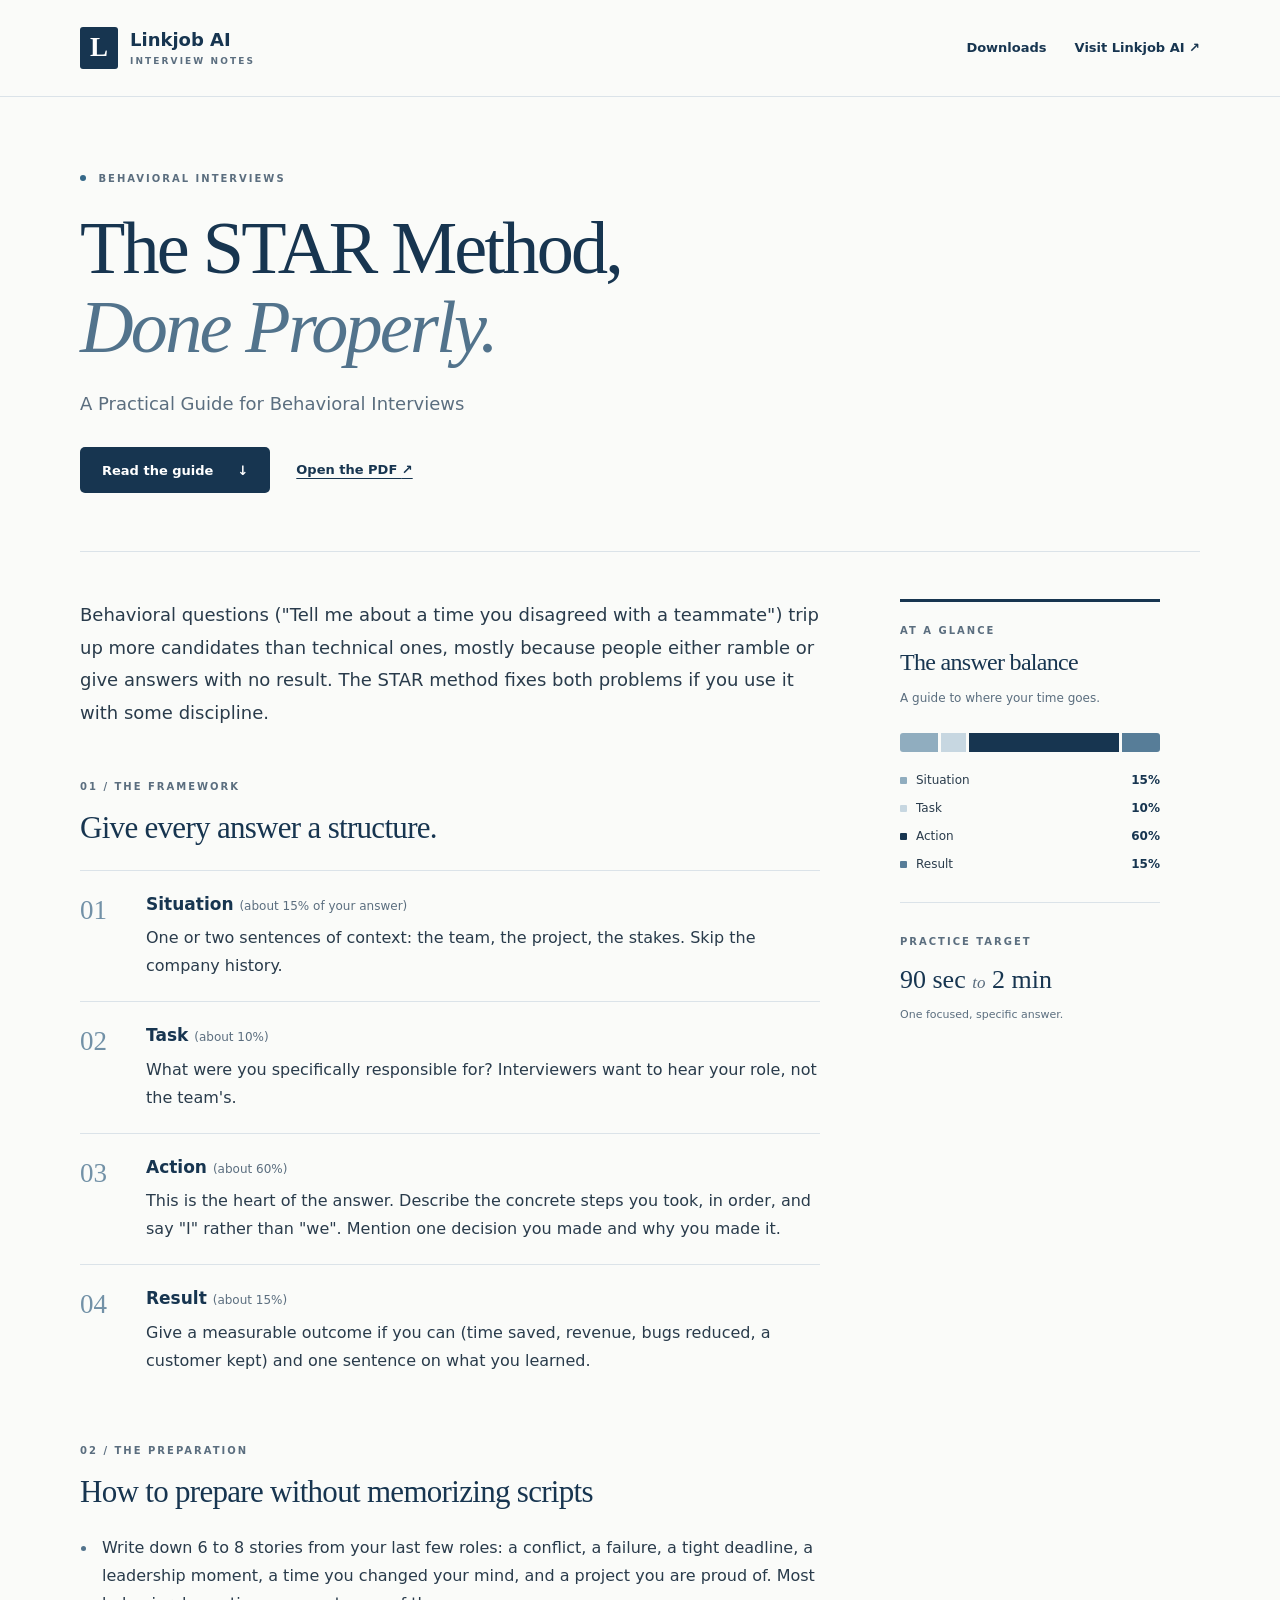
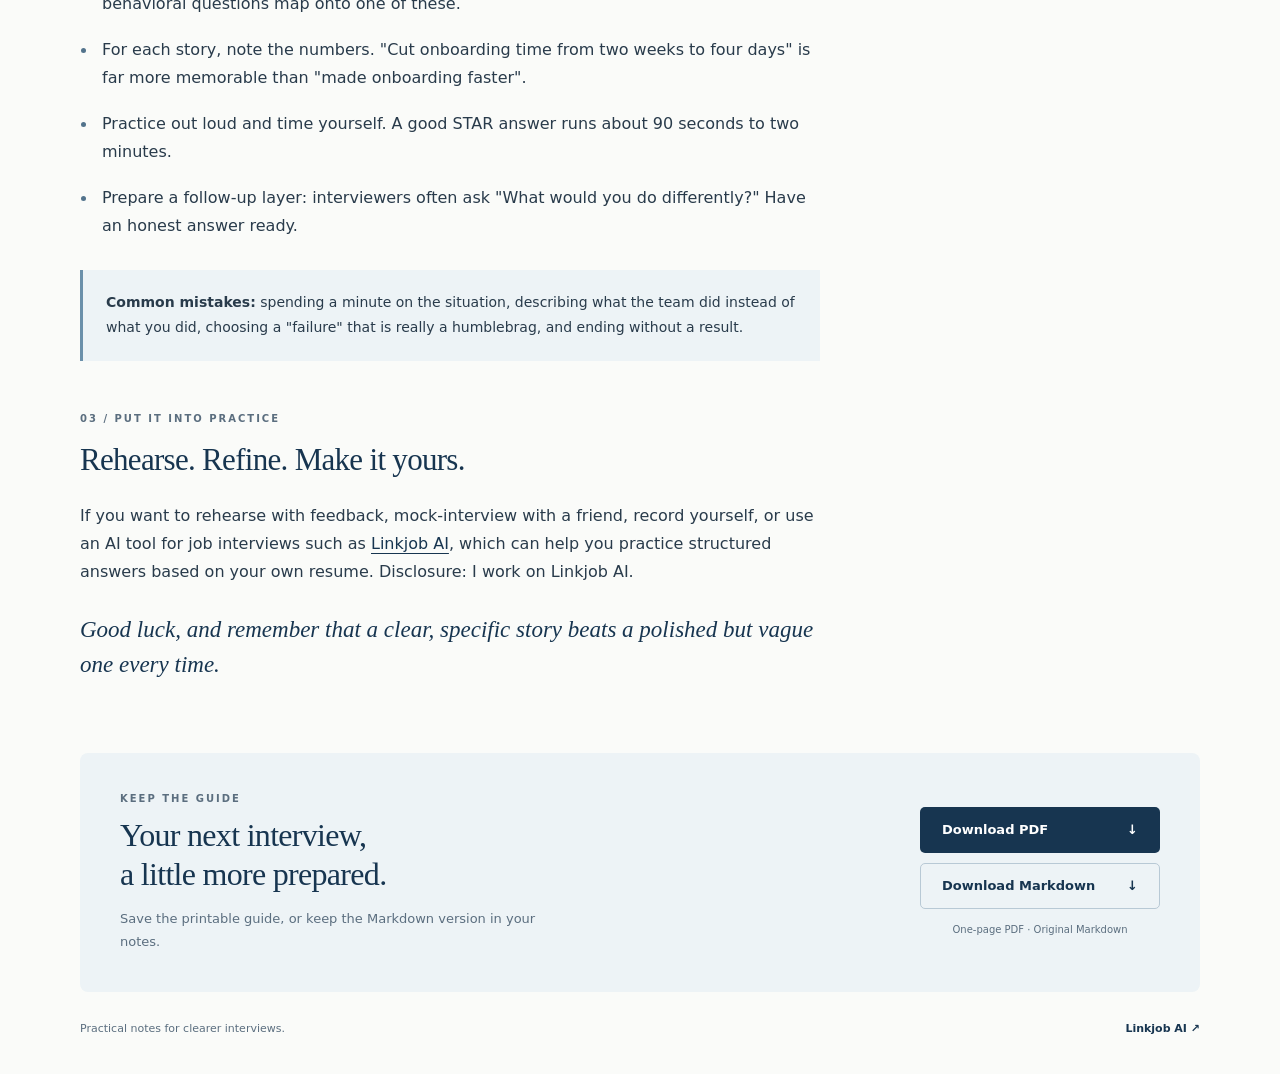
<file: public/index.html>
<!doctype html>
<html lang="en">
<head>
  <meta charset="utf-8">
  <meta name="viewport" content="width=device-width, initial-scale=1">
  <title>The STAR Method, Done Properly | Linkjob AI</title>
  <meta name="description" content="A practical guide to behavioral interviews: structure your answers with Situation, Task, Action, and Result. Read the guide or download the PDF and Markdown.">
  <meta name="robots" content="index, follow">
  <meta name="theme-color" content="#173550">
  <meta property="og:type" content="article">
  <meta property="og:title" content="The STAR Method, Done Properly">
  <meta property="og:description" content="Clear context. Concrete actions. Measurable results. A practical guide to behavioral interviews, with a printable PDF.">
  <link rel="icon" href="assets/favicon.svg" type="image/svg+xml">
  <link rel="stylesheet" href="assets/styles.css">
</head>
<body>
<a class="skip" href="#guide">Skip to article</a>
<header class="site-header"><div class="container header-inner">
  <a class="wordmark" href="./" aria-label="Linkjob AI interview notes home"><span class="mark" aria-hidden="true">L</span><span>Linkjob AI<span class="wordmark-sub">INTERVIEW NOTES</span></span></a>
  <nav aria-label="Main navigation"><a href="#downloads">Downloads</a><a href="https://www.linkjob.ai/" target="_blank" rel="noopener">Visit Linkjob AI <span aria-hidden="true">↗</span></a></nav>
</div></header>
<main id="guide" class="container">
  <article>
    <header class="hero">
      <div class="eyebrow"><span class="eyebrow-dot" aria-hidden="true"></span> BEHAVIORAL INTERVIEWS</div>
      <h1>The STAR Method,<br><em>Done Properly.</em></h1>
      <p class="subtitle">A Practical Guide for Behavioral Interviews</p>
      <div class="hero-actions"><a class="button button-primary" href="#steps">Read the guide <span aria-hidden="true">↓</span></a><a class="text-link" href="downloads/STAR_Method_Behavioral_Interview_Guide.pdf" target="_blank" rel="noopener">Open the PDF <span aria-hidden="true">↗</span></a></div>
    </header>
    <div class="article-layout">
      <div class="article-body">
        <p class="intro">Behavioral questions (&quot;Tell me about a time you disagreed with a teammate&quot;) trip up more candidates than technical ones, mostly because people either ramble or give answers with no result. The STAR method fixes both problems if you use it with some discipline.</p>
        <section id="steps" class="steps" aria-labelledby="structure-title">
          <div class="section-heading"><span class="eyebrow">01 / THE FRAMEWORK</span><h2 id="structure-title">Give every answer a structure.</h2></div>
          <section class="step" aria-labelledby="step-1"><div class="step-no" aria-hidden="true">01</div><div><h3 id="step-1">Situation <span>(about 15% of your answer)</span></h3><p>One or two sentences of context: the team, the project, the stakes. Skip the company history.</p></div></section><section class="step" aria-labelledby="step-2"><div class="step-no" aria-hidden="true">02</div><div><h3 id="step-2">Task <span>(about 10%)</span></h3><p>What were you specifically responsible for? Interviewers want to hear your role, not the team&#x27;s.</p></div></section><section class="step" aria-labelledby="step-3"><div class="step-no" aria-hidden="true">03</div><div><h3 id="step-3">Action <span>(about 60%)</span></h3><p>This is the heart of the answer. Describe the concrete steps you took, in order, and say &quot;I&quot; rather than &quot;we&quot;. Mention one decision you made and why you made it.</p></div></section><section class="step" aria-labelledby="step-4"><div class="step-no" aria-hidden="true">04</div><div><h3 id="step-4">Result <span>(about 15%)</span></h3><p>Give a measurable outcome if you can (time saved, revenue, bugs reduced, a customer kept) and one sentence on what you learned.</p></div></section>
        </section>
        <section class="preparation" aria-labelledby="preparation-title">
          <div class="section-heading"><span class="eyebrow">02 / THE PREPARATION</span><h2 id="preparation-title">How to prepare without memorizing scripts</h2></div>
          <ul class="prep-list"><li>Write down 6 to 8 stories from your last few roles: a conflict, a failure, a tight deadline, a leadership moment, a time you changed your mind, and a project you are proud of. Most behavioral questions map onto one of these.</li><li>For each story, note the numbers. &quot;Cut onboarding time from two weeks to four days&quot; is far more memorable than &quot;made onboarding faster&quot;.</li><li>Practice out loud and time yourself. A good STAR answer runs about 90 seconds to two minutes.</li><li>Prepare a follow-up layer: interviewers often ask &quot;What would you do differently?&quot; Have an honest answer ready.</li></ul>
        </section>
        <aside class="mistakes" aria-label="Common mistakes"><p><strong>Common mistakes:</strong> spending a minute on the situation, describing what the team did instead of what you did, choosing a &quot;failure&quot; that is really a humblebrag, and ending without a result.</p></aside>
        <section class="practice" aria-labelledby="practice-title">
          <div class="section-heading"><span class="eyebrow">03 / PUT IT INTO PRACTICE</span><h2 id="practice-title">Rehearse. Refine. Make it yours.</h2></div>
          <p>If you want to rehearse with feedback, mock-interview with a friend, record yourself, or use an AI tool for job interviews such as <a href="https://www.linkjob.ai/" target="_blank" rel="noopener">Linkjob AI</a>, which can help you practice structured answers based on your own resume. Disclosure: I work on Linkjob AI.</p>
          <p class="closing">Good luck, and remember that a clear, specific story beats a polished but vague one every time.</p>
        </section>
      </div>
      <aside class="sidebar" aria-label="Quick reference">
        <div class="reference">
          <p class="eyebrow">AT A GLANCE</p><h2>The answer balance</h2>
          <p class="side-note">A guide to where your time goes.</p>
          <div class="balance" role="img" aria-label="Situation 15 percent, Task 10 percent, Action 60 percent, Result 15 percent"><span class="s"></span><span class="t"></span><span class="a"></span><span class="r"></span></div>
          <dl class="legend"><div><dt><i class="s"></i>Situation</dt><dd>15%</dd></div><div><dt><i class="t"></i>Task</dt><dd>10%</dd></div><div><dt><i class="a"></i>Action</dt><dd>60%</dd></div><div><dt><i class="r"></i>Result</dt><dd>15%</dd></div></dl>
          <div class="timing"><span class="eyebrow">PRACTICE TARGET</span><p>90 sec <span>to</span> 2 min</p><span>One focused, specific answer.</span></div>
        </div>
      </aside>
    </div>
    <section class="downloads" id="downloads" aria-labelledby="downloads-title"><div><p class="eyebrow">KEEP THE GUIDE</p><h2 id="downloads-title">Your next interview,<br>a little more prepared.</h2><p>Save the printable guide, or keep the Markdown version in your notes.</p></div><div class="download-actions"><a class="button button-primary" href="downloads/STAR_Method_Behavioral_Interview_Guide.pdf" download>Download PDF <span aria-hidden="true">↓</span></a><a class="button button-outline" href="downloads/STAR_Method_Behavioral_Interview_Guide.md" download>Download Markdown <span aria-hidden="true">↓</span></a><span class="download-caption">One-page PDF · Original Markdown</span></div></section>
  </article>
</main>
<footer class="site-footer container"><span>Practical notes for clearer interviews.</span><a href="https://www.linkjob.ai/" target="_blank" rel="noopener">Linkjob AI <span aria-hidden="true">↗</span></a></footer>
</body>
</html>
</file>
<file: public/assets/styles.css>
:root{--navy:#173550;--ink:#293b4b;--muted:#5b6e7f;--blue:#356889;--line:#dbe3e9;--paper:#fafbf9;--tint:#edf3f6;--s:#90adbf;--t:#c7d7e1;--a:#173550;--r:#577d98}*{box-sizing:border-box}html{scroll-behavior:smooth;scroll-padding-top:30px}body{margin:0;background:var(--paper);color:var(--ink);font-family:system-ui,-apple-system,BlinkMacSystemFont,"Segoe UI",sans-serif;font-size:16px;line-height:1.75}a{color:var(--navy);text-underline-offset:4px;text-decoration-thickness:1px}a:hover{color:#356889}a:focus-visible,summary:focus-visible{outline:3px solid #3d86b7;outline-offset:5px;border-radius:3px}.container{width:min(1120px,calc(100% - 96px));margin-inline:auto}.skip{position:absolute;left:16px;top:-70px;background:#fff;padding:10px;z-index:10}.skip:focus{top:10px}.site-header{border-bottom:1px solid var(--line)}.header-inner{min-height:96px;display:flex;align-items:center;justify-content:space-between;gap:24px}.wordmark{display:flex;gap:12px;align-items:center;text-decoration:none;font-size:18px;font-weight:700;line-height:1.25}.mark{width:38px;height:42px;background:var(--navy);color:#fff;border-radius:3px;display:grid;place-items:center;font-family:Georgia,serif;font-size:27px}.wordmark-sub{display:block;font-size:9px;font-weight:600;letter-spacing:2.1px;margin-top:5px;color:var(--muted)}nav{display:flex;gap:28px;font-size:13px;font-weight:600}nav a{text-decoration:none}.hero{padding:74px 0 58px;border-bottom:1px solid var(--line);position:relative}.eyebrow{font-size:10px;line-height:1.5;font-weight:700;letter-spacing:2px;color:var(--muted);margin:0}.eyebrow-dot{display:inline-block;width:6px;height:6px;background:var(--blue);border-radius:50%;margin:0 7px 1px 0}h1,h2,h3,p{margin-top:0}h1{font-family:Georgia,"Times New Roman",serif;letter-spacing:-2.8px;font-size:clamp(44px,5.8vw,76px);font-weight:500;line-height:1.07;color:var(--navy);margin:23px 0 20px}h1 em{font-weight:400;color:#52738c}.subtitle{font-size:18px;color:var(--muted);margin-bottom:28px}.hero-actions{display:flex;align-items:center;gap:26px}.button{display:inline-flex;align-items:center;justify-content:space-between;gap:24px;min-height:46px;padding:12px 21px;text-decoration:none;font-size:13px;font-weight:600;border:1px solid transparent;border-radius:5px;line-height:1.5;transition:background .16s,color .16s}.button-primary{background:var(--navy);color:#fff}.button-primary:hover{background:#284f6f;color:#fff}.button-outline{border-color:#b8c9d5;color:var(--navy);background:transparent}.button-outline:hover{background:#e4edf3}.text-link{font-size:13px;font-weight:600}.article-layout{display:grid;grid-template-columns:minmax(0,740px) 260px;gap:80px;padding-top:47px}.intro{font-size:18px;line-height:1.8;margin-bottom:42px}.section-heading{margin:0 0 23px}h2{font-family:Georgia,"Times New Roman",serif;font-weight:400;color:var(--navy);font-size:31px;line-height:1.22;letter-spacing:-.7px;margin:10px 0 0}.step{display:grid;grid-template-columns:48px minmax(0,1fr);gap:18px;padding:21px 0;border-top:1px solid var(--line)}.step-no{font-family:Georgia,serif;font-size:27px;color:#7291a7;line-height:1.4}.step h3{font-size:17px;font-weight:700;line-height:1.5;color:var(--navy);margin:0 0 7px}.step h3 span{font-size:12px;font-weight:500;color:var(--muted);display:inline-block}.step p{margin:0}.preparation{margin-top:39px}.prep-list{padding:0;list-style:none;margin:0}.prep-list li{position:relative;padding:0 0 0 22px;margin:0 0 18px}.prep-list li:before{content:"";position:absolute;left:1px;top:12px;width:5px;height:5px;border-radius:50%;background:#52738c}.mistakes{margin:30px 0 42px;background:var(--tint);border-left:3px solid #6b90aa;padding:20px 23px;font-size:14px;line-height:1.85}.mistakes p{margin:0}.practice p{margin-bottom:20px}.closing{font-family:Georgia,serif;font-size:23px;line-height:1.5;color:var(--navy);font-style:italic;padding-top:7px}.sidebar{align-self:start;position:sticky;top:35px}.reference{border-top:3px solid var(--navy);padding-top:21px}.reference h2{font-size:24px;margin:10px 0}.side-note{font-size:12px;color:var(--muted);margin-bottom:24px}.balance{display:flex;height:19px;gap:3px;border-radius:3px;overflow:hidden}.s{background:var(--s)}.t{background:var(--t)}.a{background:var(--a)}.r{background:var(--r)}.balance .s,.balance .r{flex:15}.balance .t{flex:10}.balance .a{flex:60}.legend{font-size:12px;margin:18px 0 27px}.legend div{display:flex;justify-content:space-between;margin:7px 0}.legend dt{display:flex;align-items:center;gap:9px}.legend i{width:7px;height:7px;border-radius:1px}.legend dd{margin:0;font-variant-numeric:tabular-nums;color:var(--navy);font-weight:700}.timing{border-top:1px solid var(--line);padding-top:23px}.timing p{font-family:Georgia,serif;color:var(--navy);font-size:26px;margin:6px 0 0;line-height:1.5}.timing p span{font-size:17px;color:var(--muted);font-style:italic}.timing>span:last-child{font-size:11px;color:var(--muted)}.downloads{display:grid;grid-template-columns:1fr 240px;gap:40px;align-items:center;background:var(--tint);padding:38px 40px;margin:51px 0 0;border-radius:8px}.downloads h2{font-size:32px}.downloads p:not(.eyebrow){font-size:13px;max-width:420px;color:var(--muted);margin:14px 0 0}.download-actions{display:flex;flex-direction:column;gap:10px}.download-caption{font-size:10px;color:var(--muted);text-align:center;margin-top:2px}.site-footer{display:flex;justify-content:space-between;gap:20px;padding-block:27px 36px;font-size:11px;color:var(--muted)}.site-footer a{text-decoration:none;font-weight:600}.not-found{padding:90px 0;max-width:700px}.not-found h1{font-size:54px}.not-found p{margin-bottom:28px}@media(max-width:1000px){.article-layout{gap:40px;grid-template-columns:minmax(0,1fr) 220px}.container{width:calc(100% - 64px)}}@media(max-width:760px){.container{width:calc(100% - 40px)}.header-inner{min-height:77px}.wordmark{font-size:16px}.mark{width:32px;height:36px;font-size:23px}nav{gap:18px;font-size:11px}.wordmark-sub{font-size:8px;letter-spacing:1.4px}.hero{padding:48px 0 37px}h1{letter-spacing:-1.7px;font-size:50px}.subtitle{font-size:15px}.hero-actions{gap:22px}.article-layout{display:flex;flex-direction:column;gap:25px;padding-top:30px}.intro{font-size:16px;margin-bottom:34px}.sidebar{position:static;order:-1;max-width:none}.reference{padding-top:18px;border-top:0;display:grid;grid-template-columns:1fr 1fr;column-gap:25px;padding-bottom:20px;border-bottom:1px solid var(--line)}.reference>.eyebrow,.reference>h2,.reference>.side-note,.balance,.legend{grid-column:1}.reference h2{font-size:21px}.side-note{display:none}.balance{margin:11px 0 0}.legend{margin:10px 0 0}.timing{grid-column:2;grid-row:1/6;border-top:0;border-left:1px solid var(--line);padding:6px 0 0 22px;align-content:center}.timing p{font-size:23px}.timing>span:first-child{font-size:9px;letter-spacing:1.5px}.timing>span:last-child{display:block;margin-top:9px}h2{font-size:27px}.step{grid-template-columns:34px 1fr;gap:10px}.step-no{font-size:24px}.step h3{font-size:16px}.step h3 span{font-size:11px}.article-body{font-size:15px}.preparation{margin-top:31px}.closing{font-size:21px}.downloads{grid-template-columns:1fr;padding:28px 24px;gap:25px;margin-top:31px}.downloads h2{font-size:29px}.download-actions{max-width:none}.site-footer{font-size:10px}}@media(max-width:380px){nav a:first-child{display:none}h1{font-size:42px}.hero-actions{gap:17px}.button{padding-inline:16px}.reference{column-gap:14px}.timing{padding-left:14px}.timing p{font-size:20px}}@media(prefers-reduced-motion:reduce){html{scroll-behavior:auto}.button{transition:none}}@media print{body{background:#fff;font-size:10pt}.container{width:100%}.site-header,.hero-actions,.sidebar,.downloads,.site-footer,.skip{display:none}.hero{padding:0 0 12pt}h1{font-size:27pt;letter-spacing:-1px}.subtitle{font-size:11pt}.article-layout{display:block;padding-top:12pt}.intro{font-size:10pt;margin-bottom:12pt}.section-heading{margin-bottom:9pt}h2{font-size:16pt}.step{padding:8pt 0;break-inside:avoid}.step h3{font-size:11pt}.step h3 span{font-size:9pt}.step-no{font-size:16pt}.preparation{margin-top:15pt}.prep-list li{margin-bottom:6pt}.mistakes{margin:12pt 0;padding:10pt;font-size:10pt}.closing{font-size:13pt}.eyebrow{font-size:7pt}.practice{break-inside:avoid}a{color:inherit}}
</file>
